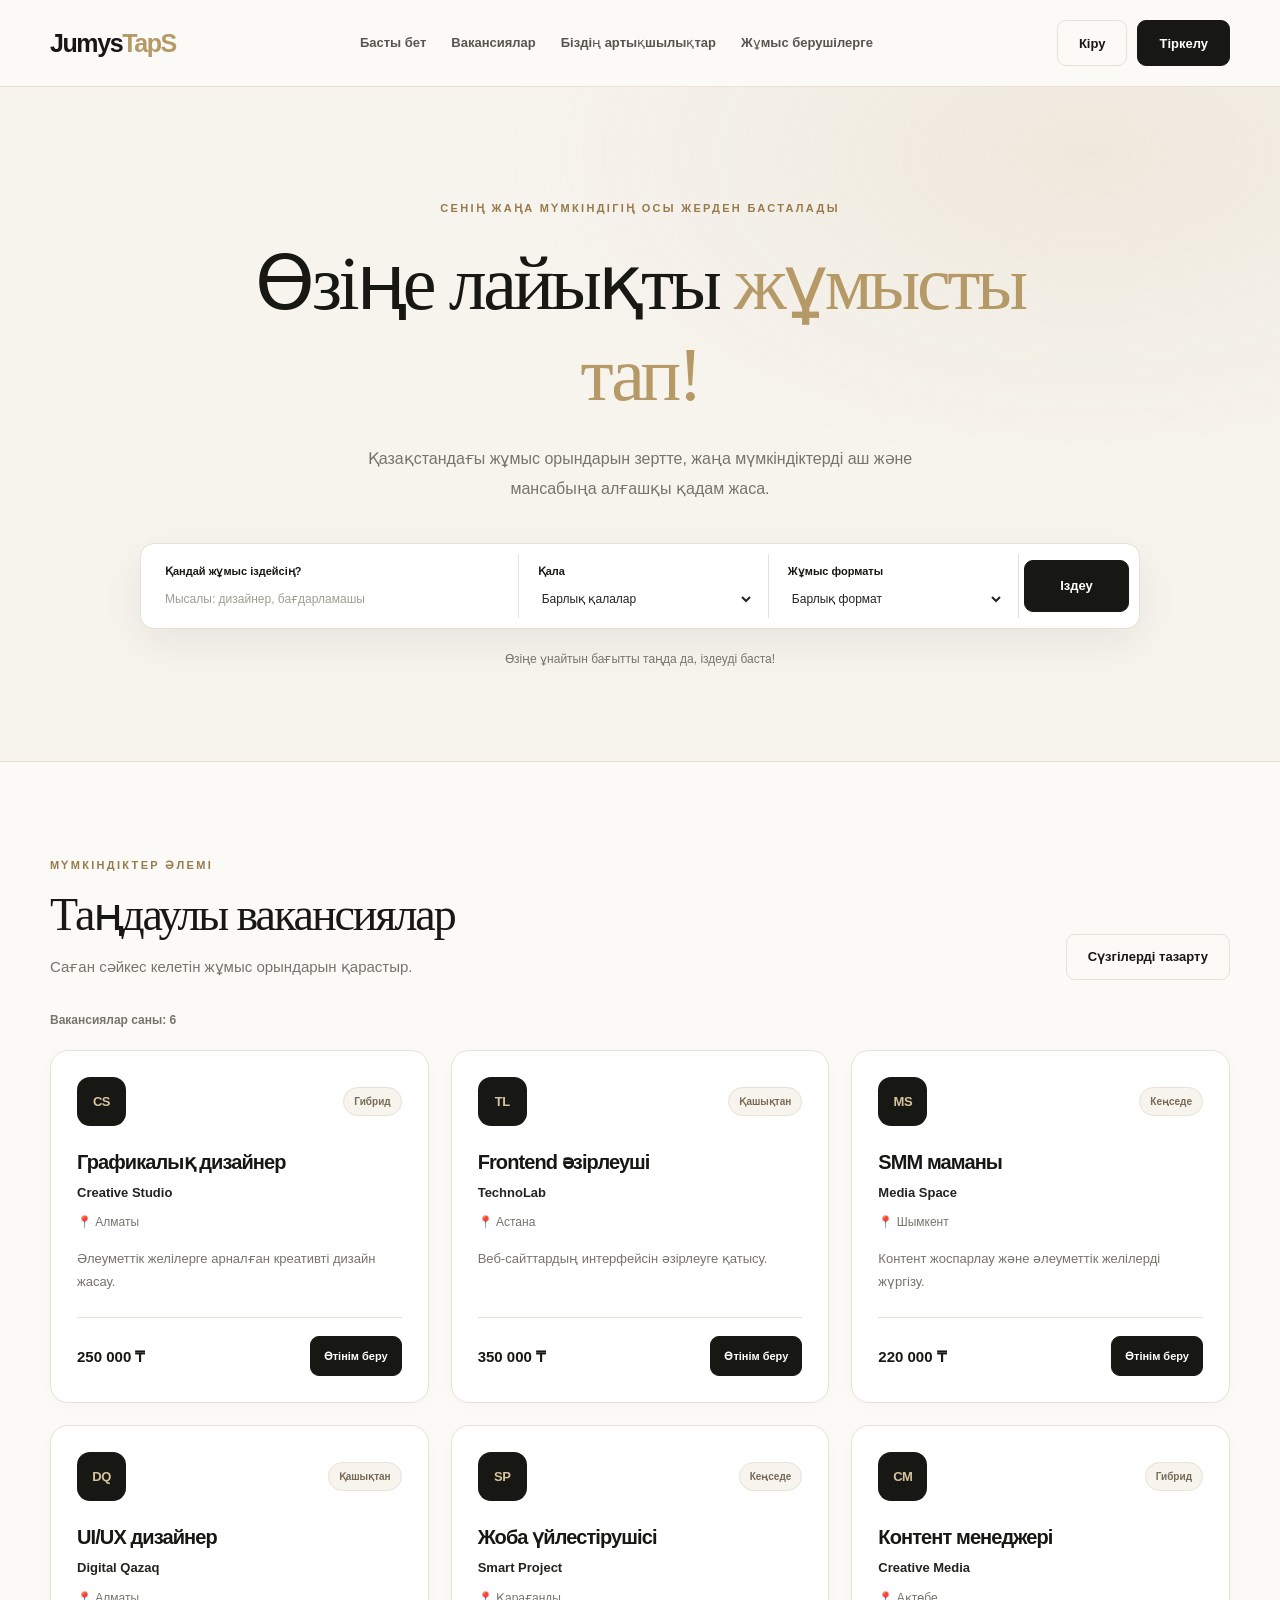
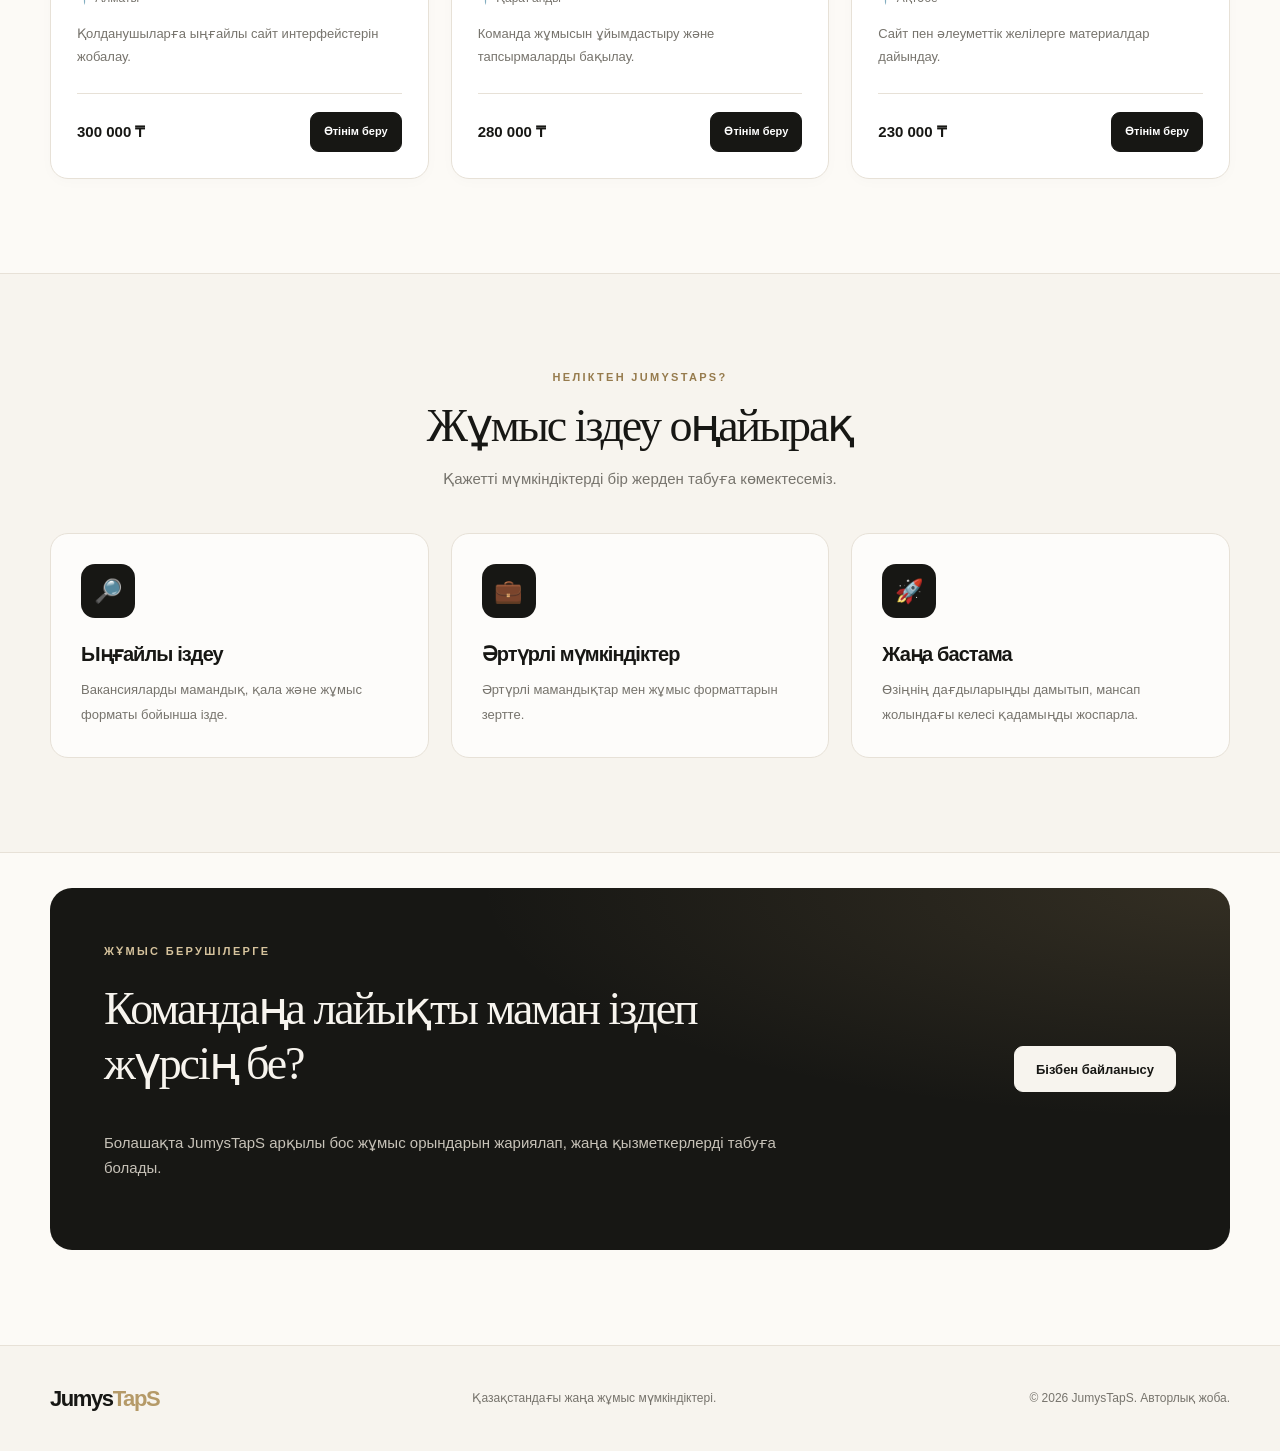
<file: index.html>
<!DOCTYPE html>
<html lang="kk">
<head>
    <meta charset="UTF-8">
    <meta name="viewport" content="width=device-width, initial-scale=1.0">

    <title>JumysTapS — Жұмысыңды тап!</title>

    <meta name="description"
          content="JumysTapS — Қазақстандағы жұмыс іздеу платформасы. Өзіңе лайықты вакансияны тап!">

    <link rel="stylesheet" href="style.css">
</head>

<body>

    <!-- 1. Сайттың жоғарғы бөлігі -->
    <header class="header">
        <div class="container navbar">

            <a href="#home" class="logo">
                Jumys<span>TapS</span>
            </a>

            <button class="menu-toggle"
                    id="menuToggle"
                    aria-label="Мәзірді ашу"
                    aria-expanded="false">
                ☰
            </button>

            <nav class="nav-links" id="navLinks">
                <a href="#home">Басты бет</a>
                <a href="#jobs">Вакансиялар</a>
                <a href="#advantages">Біздің артықшылықтар</a>
                <a href="#employers">Жұмыс берушілерге</a>
            </nav>

            <div class="nav-buttons">
                <button class="btn btn-outline" id="loginButton">
                    Кіру
                </button>

                <button class="btn btn-primary" id="registerButton">
                    Тіркелу
                </button>
            </div>

        </div>
    </header>


    <main>

        <!-- 2. Басты экран және іздеу -->
        <section class="hero" id="home">
            <div class="container hero-content">

                <p class="eyebrow">Сенің жаңа мүмкіндігің осы жерден басталады</p>

                <h1>
                    Өзіңе лайықты <span>жұмысты тап!</span>
                </h1>

                <p class="hero-description">
                    Қазақстандағы жұмыс орындарын зертте,
                    жаңа мүмкіндіктерді аш және мансабыңа алғашқы қадам жаса.
                </p>

                <form class="search-form" id="searchForm">

                    <div class="search-field">
                        <label for="searchInput">Қандай жұмыс іздейсің?</label>
                        <input
                            type="text"
                            id="searchInput"
                            placeholder="Мысалы: дизайнер, бағдарламашы">
                    </div>

                    <div class="search-field">
                        <label for="cityFilter">Қала</label>
                        <select id="cityFilter">
                            <option value="">Барлық қалалар</option>
                            <option value="Алматы">Алматы</option>
                            <option value="Астана">Астана</option>
                            <option value="Шымкент">Шымкент</option>
                            <option value="Қарағанды">Қарағанды</option>
                            <option value="Ақтөбе">Ақтөбе</option>
                        </select>
                    </div>

                    <div class="search-field">
                        <label for="typeFilter">Жұмыс форматы</label>
                        <select id="typeFilter">
                            <option value="">Барлық формат</option>
                            <option value="Кеңседе">Кеңседе</option>
                            <option value="Қашықтан">Қашықтан</option>
                            <option value="Гибрид">Гибрид</option>
                        </select>
                    </div>

                    <button class="btn btn-primary search-button" type="submit">
                        Іздеу
                    </button>

                </form>

                <p class="search-note">
                    Өзіңе ұнайтын бағытты таңда да, іздеуді баста!
                </p>

            </div>
        </section>


        <!-- 3. Вакансиялар бөлімі -->
        <section class="jobs-section section" id="jobs">
            <div class="container">

                <div class="section-heading">
                    <div>
                        <p class="eyebrow">Мүмкіндіктер әлемі</p>
                        <h2>Таңдаулы вакансиялар</h2>
                        <p class="section-description">
                            Саған сәйкес келетін жұмыс орындарын қарастыр.
                        </p>
                    </div>

                    <button class="btn btn-outline" id="resetButton">
                        Сүзгілерді тазарту
                    </button>
                </div>

                <p class="results-count" id="resultsCount">
                    Вакансиялар саны: 6
                </p>

                <div class="jobs-grid" id="jobsGrid">

                    <!-- 1-вакансия -->
                    <article class="job-card"
                             data-title="Графикалық дизайнер"
                             data-company="Creative Studio"
                             data-city="Алматы"
                             data-type="Гибрид">

                        <div class="job-top">
                            <div class="company-icon purple">CS</div>
                            <span class="job-type">Гибрид</span>
                        </div>

                        <h3>Графикалық дизайнер</h3>
                        <p class="company-name">Creative Studio</p>
                        <p class="job-location">📍 Алматы</p>
                        <p class="job-description">
                            Әлеуметтік желілерге арналған креативті дизайн жасау.
                        </p>

                        <div class="job-bottom">
                            <strong>250 000 ₸</strong>
                            <button class="btn btn-primary apply-button"
                                    type="button">
                                Өтінім беру
                            </button>
                        </div>
                    </article>


                    <!-- 2-вакансия -->
                    <article class="job-card"
                             data-title="Frontend әзірлеуші"
                             data-company="TechnoLab"
                             data-city="Астана"
                             data-type="Қашықтан">

                        <div class="job-top">
                            <div class="company-icon blue">TL</div>
                            <span class="job-type">Қашықтан</span>
                        </div>

                        <h3>Frontend әзірлеуші</h3>
                        <p class="company-name">TechnoLab</p>
                        <p class="job-location">📍 Астана</p>
                        <p class="job-description">
                            Веб-сайттардың интерфейсін әзірлеуге қатысу.
                        </p>

                        <div class="job-bottom">
                            <strong>350 000 ₸</strong>
                            <button class="btn btn-primary apply-button"
                                    type="button">
                                Өтінім беру
                            </button>
                        </div>
                    </article>


                    <!-- 3-вакансия -->
                    <article class="job-card"
                             data-title="SMM маманы"
                             data-company="Media Space"
                             data-city="Шымкент"
                             data-type="Кеңседе">

                        <div class="job-top">
                            <div class="company-icon orange">MS</div>
                            <span class="job-type">Кеңседе</span>
                        </div>

                        <h3>SMM маманы</h3>
                        <p class="company-name">Media Space</p>
                        <p class="job-location">📍 Шымкент</p>
                        <p class="job-description">
                            Контент жоспарлау және әлеуметтік желілерді жүргізу.
                        </p>

                        <div class="job-bottom">
                            <strong>220 000 ₸</strong>
                            <button class="btn btn-primary apply-button"
                                    type="button">
                                Өтінім беру
                            </button>
                        </div>
                    </article>


                    <!-- 4-вакансия -->
                    <article class="job-card"
                             data-title="UI/UX дизайнер"
                             data-company="Digital Qazaq"
                             data-city="Алматы"
                             data-type="Қашықтан">

                        <div class="job-top">
                            <div class="company-icon green">DQ</div>
                            <span class="job-type">Қашықтан</span>
                        </div>

                        <h3>UI/UX дизайнер</h3>
                        <p class="company-name">Digital Qazaq</p>
                        <p class="job-location">📍 Алматы</p>
                        <p class="job-description">
                            Қолданушыларға ыңғайлы сайт интерфейстерін жобалау.
                        </p>

                        <div class="job-bottom">
                            <strong>300 000 ₸</strong>
                            <button class="btn btn-primary apply-button"
                                    type="button">
                                Өтінім беру
                            </button>
                        </div>
                    </article>


                    <!-- 5-вакансия -->
                    <article class="job-card"
                             data-title="Жоба үйлестірушісі"
                             data-company="Smart Project"
                             data-city="Қарағанды"
                             data-type="Кеңседе">

                        <div class="job-top">
                            <div class="company-icon pink">SP</div>
                            <span class="job-type">Кеңседе</span>
                        </div>

                        <h3>Жоба үйлестірушісі</h3>
                        <p class="company-name">Smart Project</p>
                        <p class="job-location">📍 Қарағанды</p>
                        <p class="job-description">
                            Команда жұмысын ұйымдастыру және тапсырмаларды бақылау.
                        </p>

                        <div class="job-bottom">
                            <strong>280 000 ₸</strong>
                            <button class="btn btn-primary apply-button"
                                    type="button">
                                Өтінім беру
                            </button>
                        </div>
                    </article>


                    <!-- 6-вакансия -->
                    <article class="job-card"
                             data-title="Контент менеджері"
                             data-company="Creative Media"
                             data-city="Ақтөбе"
                             data-type="Гибрид">

                        <div class="job-top">
                            <div class="company-icon yellow">CM</div>
                            <span class="job-type">Гибрид</span>
                        </div>

                        <h3>Контент менеджері</h3>
                        <p class="company-name">Creative Media</p>
                        <p class="job-location">📍 Ақтөбе</p>
                        <p class="job-description">
                            Сайт пен әлеуметтік желілерге материалдар дайындау.
                        </p>

                        <div class="job-bottom">
                            <strong>230 000 ₸</strong>
                            <button class="btn btn-primary apply-button"
                                    type="button">
                                Өтінім беру
                            </button>
                        </div>
                    </article>

                </div>

                <p class="empty-message" id="emptyMessage" hidden>
                    Өкінішке қарай, сұранысыңа сәйкес вакансия табылмады.
                    Басқа сөзбен немесе қаламен іздеп көр.
                </p>

            </div>
        </section>


        <!-- 4. Артықшылықтар -->
        <section class="advantages-section section" id="advantages">
            <div class="container">

                <div class="section-heading centered">
                    <div>
                        <p class="eyebrow">Неліктен JumysTapS?</p>
                        <h2>Жұмыс іздеу оңайырақ</h2>
                        <p class="section-description">
                            Қажетті мүмкіндіктерді бір жерден табуға көмектесеміз.
                        </p>
                    </div>
                </div>

                <div class="advantages-grid">

                    <article class="advantage-card">
                        <div class="advantage-icon">🔎</div>
                        <h3>Ыңғайлы іздеу</h3>
                        <p>
                            Вакансияларды мамандық, қала және жұмыс форматы
                            бойынша ізде.
                        </p>
                    </article>

                    <article class="advantage-card">
                        <div class="advantage-icon">💼</div>
                        <h3>Әртүрлі мүмкіндіктер</h3>
                        <p>
                            Әртүрлі мамандықтар мен жұмыс форматтарын
                            зертте.
                        </p>
                    </article>

                    <article class="advantage-card">
                        <div class="advantage-icon">🚀</div>
                        <h3>Жаңа бастама</h3>
                        <p>
                            Өзіңнің дағдыларыңды дамытып, мансап жолындағы
                            келесі қадамыңды жоспарла.
                        </p>
                    </article>

                </div>

            </div>
        </section>


        <!-- 5. Жұмыс берушілерге арналған бөлім -->
        <section class="employer-section section" id="employers">
            <div class="container employer-content">

                <div>
                    <p class="eyebrow">Жұмыс берушілерге</p>
                    <h2>Командаңа лайықты маман іздеп жүрсің бе?</h2>
                    <p>
                        Болашақта JumysTapS арқылы бос жұмыс орындарын
                        жариялап, жаңа қызметкерлерді табуға болады.
                    </p>
                </div>

                <button class="btn btn-light" id="employerButton">
                    Бізбен байланысу
                </button>

            </div>
        </section>

    </main>


    <!-- 6. Төменгі бөлік -->
    <footer class="footer">
        <div class="container footer-content">

            <a href="#home" class="logo footer-logo">
                Jumys<span>TapS</span>
            </a>

            <p>Қазақстандағы жаңа жұмыс мүмкіндіктері.</p>

            <p class="copyright">
                © <span id="currentYear"></span> JumysTapS.
                Авторлық жоба.
            </p>

        </div>
    </footer>


    <!-- 7. Кіру терезесі -->
    <dialog class="modal" id="loginDialog">
        <form method="dialog" class="modal-close-form">
            <button class="modal-close" aria-label="Жабу">×</button>
        </form>

        <h2>Жүйеге кіру</h2>
        <p>Бұл — әзірге демонстрациялық форма.</p>

        <form id="loginForm" class="auth-form">
            <label for="loginEmail">Электрондық пошта</label>
            <input type="email" id="loginEmail"
                   placeholder="example@mail.com" required>

            <label for="loginPassword">Құпиясөз</label>
            <input type="password" id="loginPassword"
                   placeholder="Құпиясөзіңді енгіз" required>

            <button class="btn btn-primary" type="submit">
                Кіру
            </button>
        </form>
    </dialog>


    <!-- 8. Тіркелу терезесі -->
    <dialog class="modal" id="registerDialog">
        <form method="dialog" class="modal-close-form">
            <button class="modal-close" aria-label="Жабу">×</button>
        </form>

        <h2>Тіркелу</h2>
        <p>Бұл — әзірге демонстрациялық форма.</p>

        <form id="registerForm" class="auth-form">
            <label for="registerName">Атың</label>
            <input type="text" id="registerName"
                   placeholder="Атыңды енгіз" required>

            <label for="registerEmail">Электрондық пошта</label>
            <input type="email" id="registerEmail"
                   placeholder="example@mail.com" required>

            <label for="registerPassword">Құпиясөз</label>
            <input type="password" id="registerPassword"
                   minlength="6" placeholder="Кемінде 6 таңба" required>

            <button class="btn btn-primary" type="submit">
                Тіркелу
            </button>
        </form>
    </dialog>


    <!-- JavaScript файлын қосу -->
    <script src="script.js"></script>

</body>
</html>
</file>
<file: style.css>
/* =====================================
   JumysTapS — PREMIUM DESIGN
   Black • Ivory • Champagne Gold
===================================== */

:root {
  --black: #171714;
  --black-soft: #23231f;
  --ivory: #f7f4ee;
  --white: #ffffff;
  --gold: #b59a68;
  --gold-light: #d6c39d;
  --text: #26251f;
  --muted: #77746d;
  --border: #e7e1d7;
  --surface: #fcfaf6;
  --radius: 18px;
  --container: 1180px;
  --shadow: 0 14px 40px rgba(30, 27, 20, 0.07);
}

* {
  box-sizing: border-box;
}

html {
  scroll-behavior: smooth;
  scroll-padding-top: 100px;
}

body {
  margin: 0;
  background: var(--surface);
  color: var(--text);
  font-family: Inter, "Segoe UI", Arial, sans-serif;
  font-size: 15px;
  line-height: 1.7;
  -webkit-font-smoothing: antialiased;
}

body,
button,
input,
select {
  font-family: Inter, "Segoe UI", Arial, sans-serif;
}

button,
input,
select {
  font-size: inherit;
}

button {
  cursor: pointer;
}

a {
  color: inherit;
  text-decoration: none;
}

button,
a,
input,
select {
  -webkit-tap-highlight-color: transparent;
}

button:focus-visible,
a:focus-visible,
input:focus-visible,
select:focus-visible {
  outline: 2px solid var(--gold);
  outline-offset: 4px;
}

.container {
  width: min(var(--container), calc(100% - 48px));
  margin-inline: auto;
}

section {
  scroll-margin-top: 90px;
}

h1,
h2,
h3,
p {
  margin-top: 0;
}

h1,
h2,
h3 {
  color: var(--black);
  line-height: 1.2;
  letter-spacing: -0.045em;
}

h1,
h2 {
  font-family: Georgia, "Times New Roman", serif;
  font-weight: 500;
}

h1 {
  font-size: clamp(44px, 6vw, 76px);
}

h2 {
  font-size: clamp(30px, 4vw, 46px);
}

h3 {
  font-size: 20px;
  font-weight: 650;
}

p {
  color: var(--muted);
}

/* HEADER */

.header {
  position: sticky;
  top: 0;
  z-index: 100;
  background: rgba(252, 250, 246, 0.94);
  border-bottom: 1px solid var(--border);
  backdrop-filter: blur(18px);
}

.navbar {
  min-height: 86px;
  display: flex;
  align-items: center;
  justify-content: space-between;
  gap: 26px;
}

.logo {
  flex-shrink: 0;
  font-size: 25px;
  font-weight: 800;
  letter-spacing: -1.4px;
  color: var(--black);
}

.logo span {
  color: var(--gold);
}

.nav-links {
  display: flex;
  align-items: center;
  justify-content: center;
  gap: 25px;
}

.nav-links a {
  color: #57554f;
  font-size: 13px;
  font-weight: 550;
  transition: color 0.2s ease;
}

.nav-links a:hover {
  color: var(--gold);
}

.nav-buttons {
  display: flex;
  align-items: center;
  gap: 10px;
}

.menu-toggle {
  display: none;
}

/* BUTTONS */

.btn {
  display: inline-flex;
  align-items: center;
  justify-content: center;
  min-height: 46px;
  padding: 12px 21px;
  border: 1px solid transparent;
  border-radius: 9px;
  font-size: 13px;
  font-weight: 650;
  transition:
    background 0.25s ease,
    color 0.25s ease,
    border-color 0.25s ease,
    transform 0.25s ease;
}

.btn-primary {
  background: var(--black);
  color: var(--white);
  border-color: var(--black);
}

.btn-primary:hover {
  background: var(--gold);
  border-color: var(--gold);
  color: var(--black);
  transform: translateY(-2px);
}

.btn-outline {
  background: transparent;
  color: var(--black);
  border-color: var(--border);
}

.btn-outline:hover {
  border-color: var(--gold);
  color: #8c7145;
}

.btn-light {
  background: var(--ivory);
  color: var(--black);
  border-color: var(--ivory);
}

.btn-light:hover {
  background: var(--gold-light);
  border-color: var(--gold-light);
  transform: translateY(-2px);
}

/* HERO */

.hero {
  position: relative;
  overflow: hidden;
  padding: 112px 0 92px;
  background:
    radial-gradient(
      ellipse at 85% 10%,
      rgba(181, 154, 104, 0.13),
      transparent 38%
    ),
    var(--ivory);
  border-bottom: 1px solid var(--border);
}

.hero-content {
  max-width: 1000px;
  text-align: center;
}

.eyebrow {
  margin-bottom: 20px;
  color: #967b4d;
  font-size: 11px;
  font-weight: 750;
  letter-spacing: 2.3px;
  text-transform: uppercase;
}

.hero h1 {
  max-width: 850px;
  margin: 0 auto 24px;
}

.hero h1 span {
  color: var(--gold);
}

.hero-description {
  max-width: 620px;
  margin: 0 auto 38px;
  font-size: 16px;
  line-height: 1.9;
}

/* SEARCH */

.search-form {
  display: grid;
  grid-template-columns: 1.5fr 1fr 1fr auto;
  align-items: center;
  gap: 5px;
  padding: 10px;
  background: var(--white);
  border: 1px solid var(--border);
  border-radius: 14px;
  box-shadow: var(--shadow);
  text-align: left;
}

.search-field {
  min-width: 0;
  padding: 8px 14px;
  border-right: 1px solid var(--border);
}

.search-field label {
  display: block;
  margin-bottom: 4px;
  color: var(--black);
  font-size: 11px;
  font-weight: 750;
}

.search-field input,
.search-field select {
  width: 100%;
  min-width: 0;
  padding: 3px 0;
  border: none;
  outline: none;
  background: transparent;
  color: var(--text);
  font-size: 12px;
}

.search-field input::placeholder {
  color: #a29d93;
}

.search-field input:focus,
.search-field select:focus {
  outline: none;
}

.search-button {
  min-width: 105px;
  min-height: 52px;
}

.search-note {
  margin: 20px 0 0;
  font-size: 12px;
}

/* GENERAL SECTIONS */

.section {
  padding: 94px 0;
}

.jobs-section {
  background: var(--surface);
}

.advantages-section {
  background: var(--ivory);
  border-top: 1px solid var(--border);
  border-bottom: 1px solid var(--border);
}

.section-heading {
  display: flex;
  align-items: end;
  justify-content: space-between;
  gap: 24px;
  margin-bottom: 30px;
}

.section-heading .eyebrow {
  margin-bottom: 12px;
}

.section-heading h2 {
  margin-bottom: 12px;
}

.section-description {
  margin-bottom: 0;
}

.section-heading.centered {
  justify-content: center;
  text-align: center;
  margin-bottom: 42px;
}

.section-heading.centered .section-description {
  max-width: 570px;
  margin-inline: auto;
}

.results-count {
  margin-bottom: 20px;
  font-size: 12px;
  font-weight: 600;
}

/* JOB CARDS */

.jobs-grid {
  display: grid;
  grid-template-columns: repeat(3, minmax(0, 1fr));
  gap: 22px;
}

.job-card {
  display: flex;
  flex-direction: column;
  min-width: 0;
  padding: 26px;
  background: var(--white);
  border: 1px solid var(--border);
  border-radius: var(--radius);
  box-shadow: 0 3px 14px rgba(30, 27, 20, 0.02);
  transition:
    transform 0.3s ease,
    box-shadow 0.3s ease,
    border-color 0.3s ease;
}

.job-card:hover {
  transform: translateY(-5px);
  border-color: var(--gold-light);
  box-shadow: var(--shadow);
}

.job-top {
  display: flex;
  align-items: center;
  justify-content: space-between;
  gap: 10px;
  margin-bottom: 24px;
}

.company-icon {
  display: flex;
  align-items: center;
  justify-content: center;
  width: 49px;
  height: 49px;
  flex-shrink: 0;
  border-radius: 13px;
  background: var(--black);
  color: var(--ivory);
  font-size: 13px;
  font-weight: 800;
  letter-spacing: -0.5px;
}

.company-icon.purple,
.company-icon.blue,
.company-icon.orange,
.company-icon.green,
.company-icon.pink,
.company-icon.yellow {
  background: var(--black);
  color: var(--gold-light);
}

.job-type {
  padding: 5px 10px;
  border: 1px solid var(--border);
  border-radius: 100px;
  color: #776b56;
  background: var(--ivory);
  font-size: 10px;
  font-weight: 650;
}

.job-card h3 {
  margin-bottom: 8px;
  font-size: 20px;
  overflow-wrap: anywhere;
}

.company-name {
  margin-bottom: 8px;
  color: var(--black-soft);
  font-size: 13px;
  font-weight: 650;
}

.job-location {
  margin-bottom: 14px;
  font-size: 12px;
}

.job-description {
  flex: 1;
  margin-bottom: 24px;
  font-size: 13px;
  line-height: 1.8;
}

.job-bottom {
  display: flex;
  align-items: center;
  justify-content: space-between;
  gap: 12px;
  padding-top: 18px;
  border-top: 1px solid var(--border);
}

.job-bottom strong {
  color: var(--black);
  font-size: 15px;
  white-space: nowrap;
}

.apply-button {
  min-height: 40px;
  padding: 9px 13px;
  font-size: 11px;
}

.empty-message {
  padding: 32px;
  border: 1px dashed var(--border);
  border-radius: var(--radius);
  text-align: center;
}

/* ADVANTAGES */

.advantages-grid {
  display: grid;
  grid-template-columns: repeat(3, minmax(0, 1fr));
  gap: 22px;
}

.advantage-card {
  padding: 30px;
  background: rgba(255, 255, 255, 0.72);
  border: 1px solid var(--border);
  border-radius: var(--radius);
  transition:
    transform 0.25s ease,
    box-shadow 0.25s ease;
}

.advantage-card:hover {
  transform: translateY(-4px);
  box-shadow: var(--shadow);
}

.advantage-icon {
  display: flex;
  align-items: center;
  justify-content: center;
  width: 54px;
  height: 54px;
  margin-bottom: 24px;
  border-radius: 14px;
  background: var(--black);
  font-size: 23px;
}

.advantage-card h3 {
  margin-bottom: 12px;
}

.advantage-card p {
  margin-bottom: 0;
  font-size: 13px;
  line-height: 1.9;
}

/* EMPLOYERS */

.employer-section {
  padding: 35px 0 95px;
  background: var(--surface);
}

.employer-content {
  display: flex;
  align-items: center;
  justify-content: space-between;
  gap: 36px;
  padding: 54px;
  border-radius: 22px;
  background:
    radial-gradient(
      ellipse at 100% 0%,
      rgba(181, 154, 104, 0.18),
      transparent 45%
    ),
    var(--black);
}

.employer-content > div {
  max-width: 680px;
}

.employer-content .eyebrow {
  color: var(--gold-light);
}

.employer-content h2 {
  color: var(--ivory);
}

.employer-content p:not(.eyebrow) {
  color: #c7c2b8;
}

.employer-content .btn {
  flex-shrink: 0;
}

/* MODAL WINDOWS */

.modal {
  width: min(450px, calc(100% - 32px));
  max-height: 85vh;
  overflow-y: auto;
  padding: 36px;
  border: 1px solid var(--border);
  border-radius: 20px;
  background: var(--surface);
  color: var(--text);
  box-shadow: 0 25px 90px rgba(0, 0, 0, 0.2);
}

.modal::backdrop {
  background: rgba(18, 17, 14, 0.65);
  backdrop-filter: blur(5px);
}

.modal h2 {
  margin-bottom: 12px;
  font-size: 32px;
}

.modal > p {
  font-size: 13px;
}

.modal-close-form {
  display: flex;
  justify-content: flex-end;
  margin-bottom: 4px;
}

.modal .modal-close {
  min-height: 35px;
  width: 35px;
  padding: 0;
  border: 1px solid var(--border);
  border-radius: 50%;
  background: transparent;
  color: var(--black);
  font-size: 23px;
}

.modal .modal-close:hover {
  background: var(--ivory);
}

.auth-form {
  display: grid;
  gap: 10px;
  margin-top: 24px;
}

.auth-form label {
  margin-top: 6px;
  color: var(--black);
  font-size: 12px;
  font-weight: 650;
}

.auth-form input {
  width: 100%;
  min-height: 48px;
  padding: 12px 14px;
  border: 1px solid var(--border);
  border-radius: 9px;
  background: var(--white);
  color: var(--black);
  outline: none;
}

.auth-form input:focus {
  border-color: var(--gold);
}

.auth-form button {
  width: 100%;
  margin-top: 12px;
}

/* FOOTER */

.footer {
  padding: 34px 0;
  border-top: 1px solid var(--border);
  background: var(--ivory);
}

.footer-content {
  display: flex;
  align-items: center;
  justify-content: space-between;
  gap: 24px;
}

.footer-content p {
  margin: 0;
  font-size: 12px;
}

.footer-logo {
  font-size: 22px;
}

/* RESPONSIVE */

@media (max-width: 1000px) {
  .navbar {
    flex-wrap: wrap;
    gap: 14px;
    padding-block: 15px;
  }

  .nav-links {
    order: 3;
    width: 100%;
    gap: 20px;
  }

  .jobs-grid {
    grid-template-columns: repeat(2, minmax(0, 1fr));
  }

  .hero {
    padding: 85px 0 70px;
  }

  .search-form {
    grid-template-columns: 1fr 1fr;
  }

  .search-field {
    border-right: none;
    border-bottom: 1px solid var(--border);
  }

  .search-button {
    width: 100%;
  }
}

@media (max-width: 650px) {
  .container {
    width: calc(100% - 32px);
  }

  .navbar {
    min-height: 72px;
    flex-wrap: wrap;
    gap: 12px;
  }

  .logo {
    font-size: 23px;
  }

  .menu-toggle {
    display: inline-flex;
    align-items: center;
    justify-content: center;
    width: 42px;
    height: 42px;
    padding: 0;
    border: 1px solid var(--border);
    border-radius: 9px;
    background: transparent;
    color: var(--black);
    font-size: 23px;
  }

  .nav-links {
    display: none;
    order: 4;
    align-items: stretch;
    flex-direction: column;
    gap: 0;
    padding: 8px 0;
  }

  .nav-links.active {
    display: flex;
  }

  .nav-links a {
    padding: 10px 0;
    border-bottom: 1px solid var(--border);
  }

  .nav-buttons {
    width: 100%;
    order: 5;
  }

  .nav-buttons .btn {
    flex: 1;
    padding-inline: 12px;
  }

  h1 {
    font-size: clamp(39px, 11vw, 56px);
  }

  h2 {
    font-size: 32px;
  }

  .hero {
    padding: 68px 0 55px;
  }

  .hero-description {
    font-size: 14px;
  }

  .search-form {
    grid-template-columns: 1fr;
    gap: 4px;
  }

  .search-field {
    padding: 12px;
  }

  .search-button {
    margin-top: 8px;
  }

  .section {
    padding: 62px 0;
  }

  .section-heading {
    align-items: flex-start;
    flex-direction: column;
  }

  .jobs-grid,
  .advantages-grid {
    grid-template-columns: 1fr;
  }

  .job-card {
    padding: 23px;
  }

  .employer-section {
    padding: 20px 0 60px;
  }

  .employer-content {
    align-items: flex-start;
    flex-direction: column;
    padding: 30px 24px;
    gap: 18px;
  }

  .footer-content {
    align-items: flex-start;
    flex-direction: column;
    gap: 12px;
  }

  .modal {
    padding: 25px;
  }
}

@media (prefers-reduced-motion: reduce) {
  *,
  *::before,
  *::after {
    scroll-behavior: auto !important;
    transition-duration: 0.01ms !important;
  }
}
</file>
